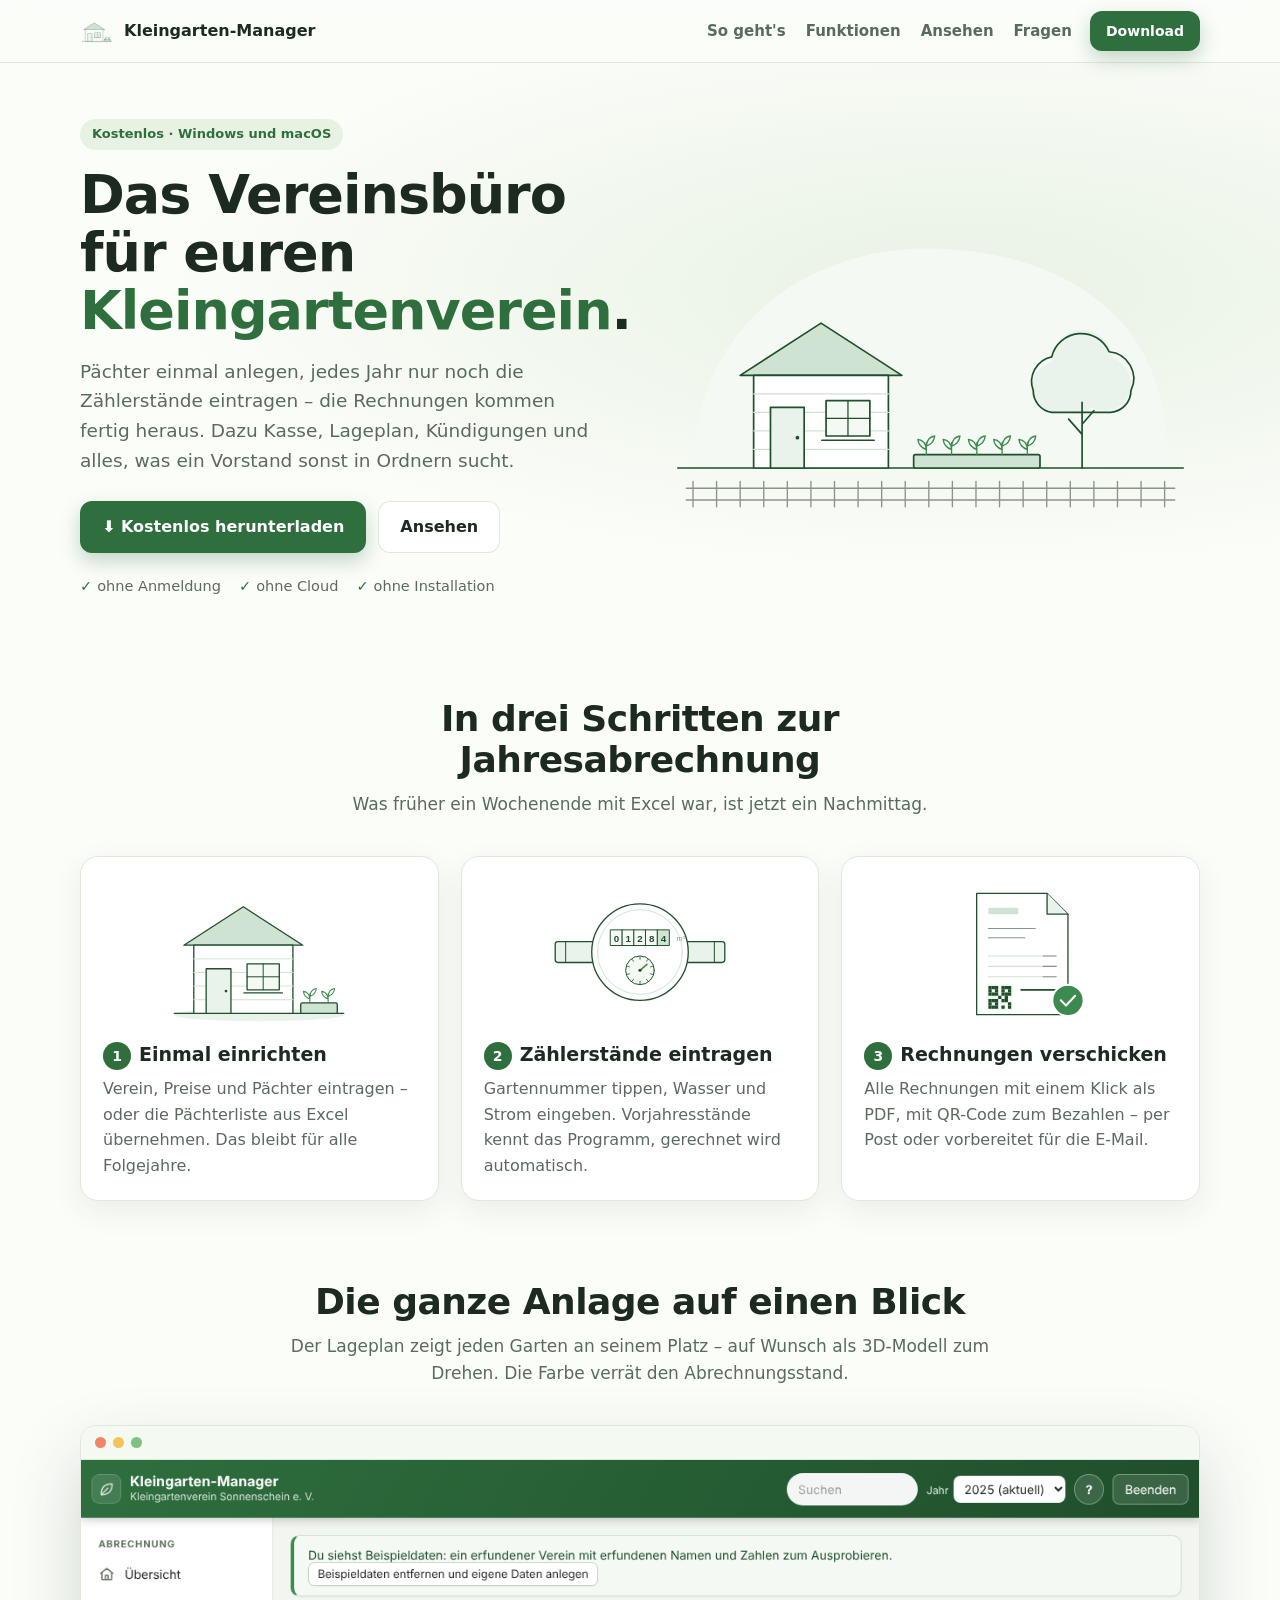
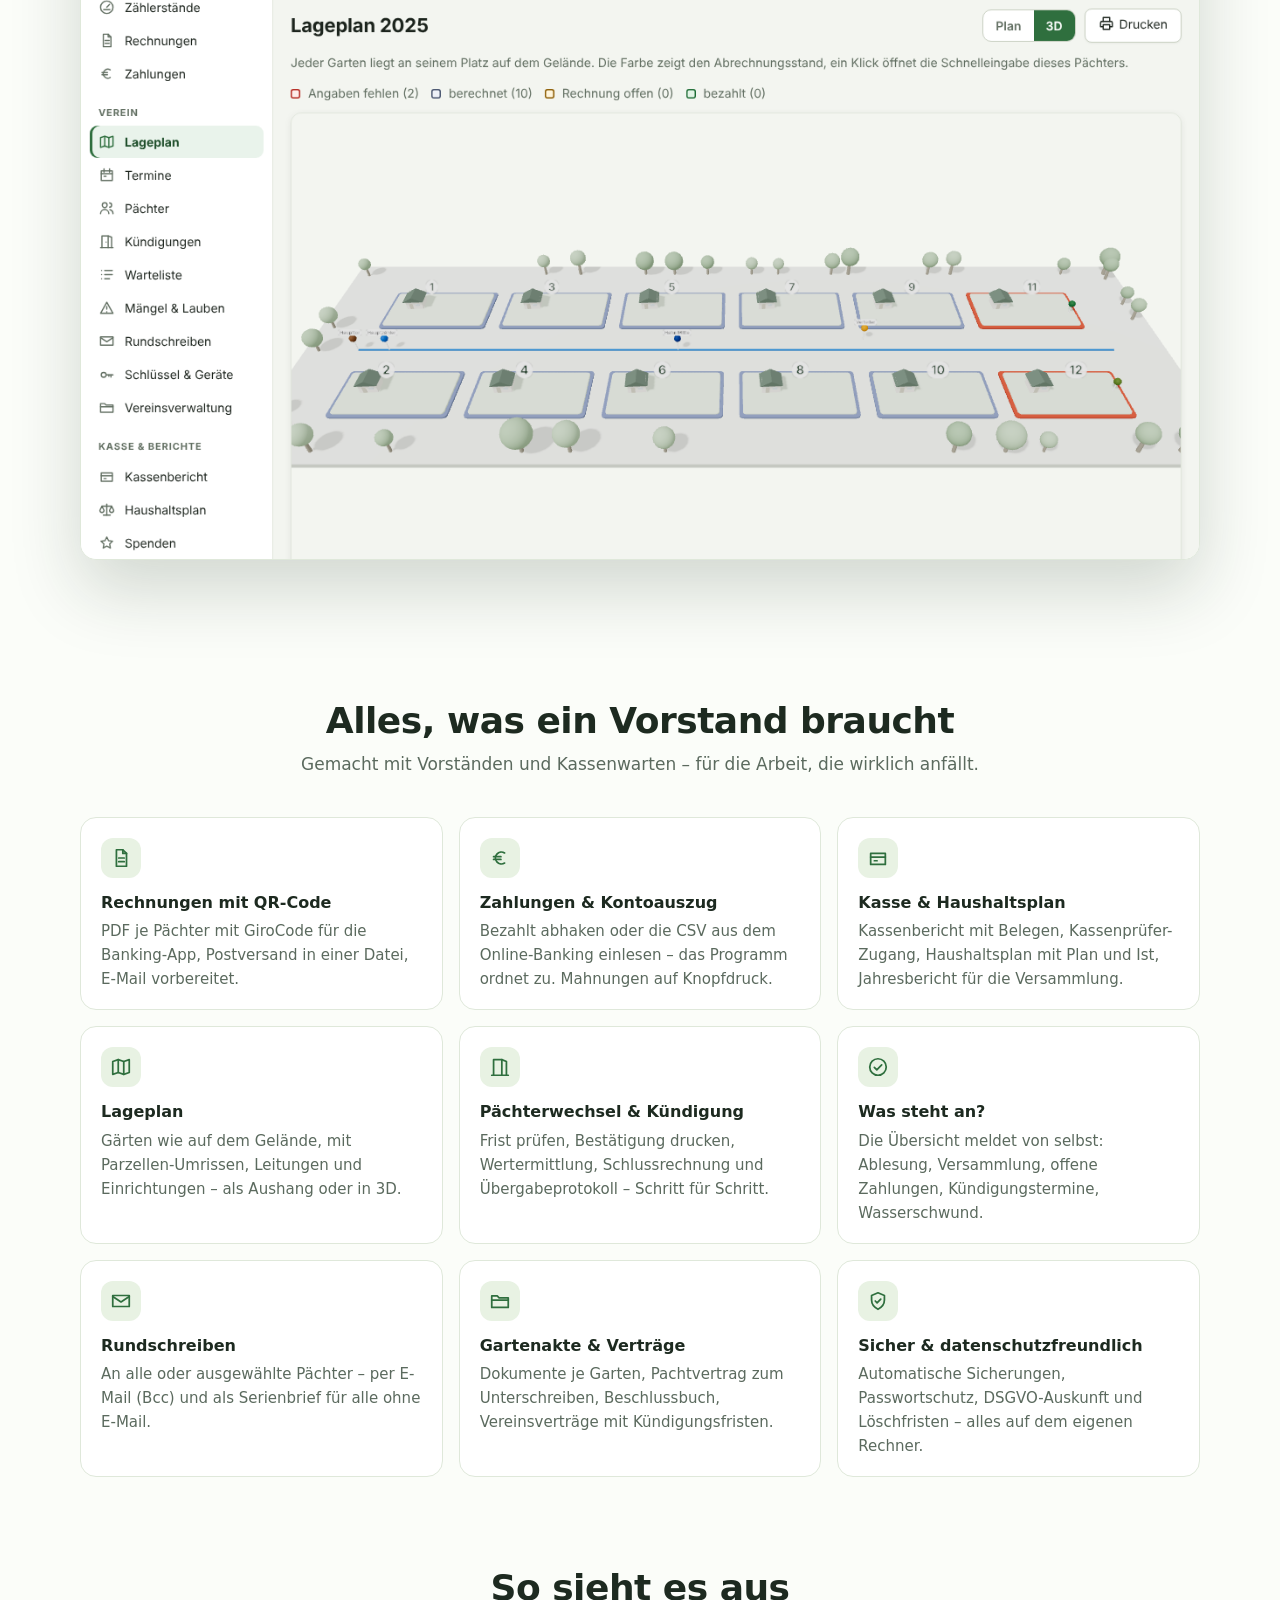
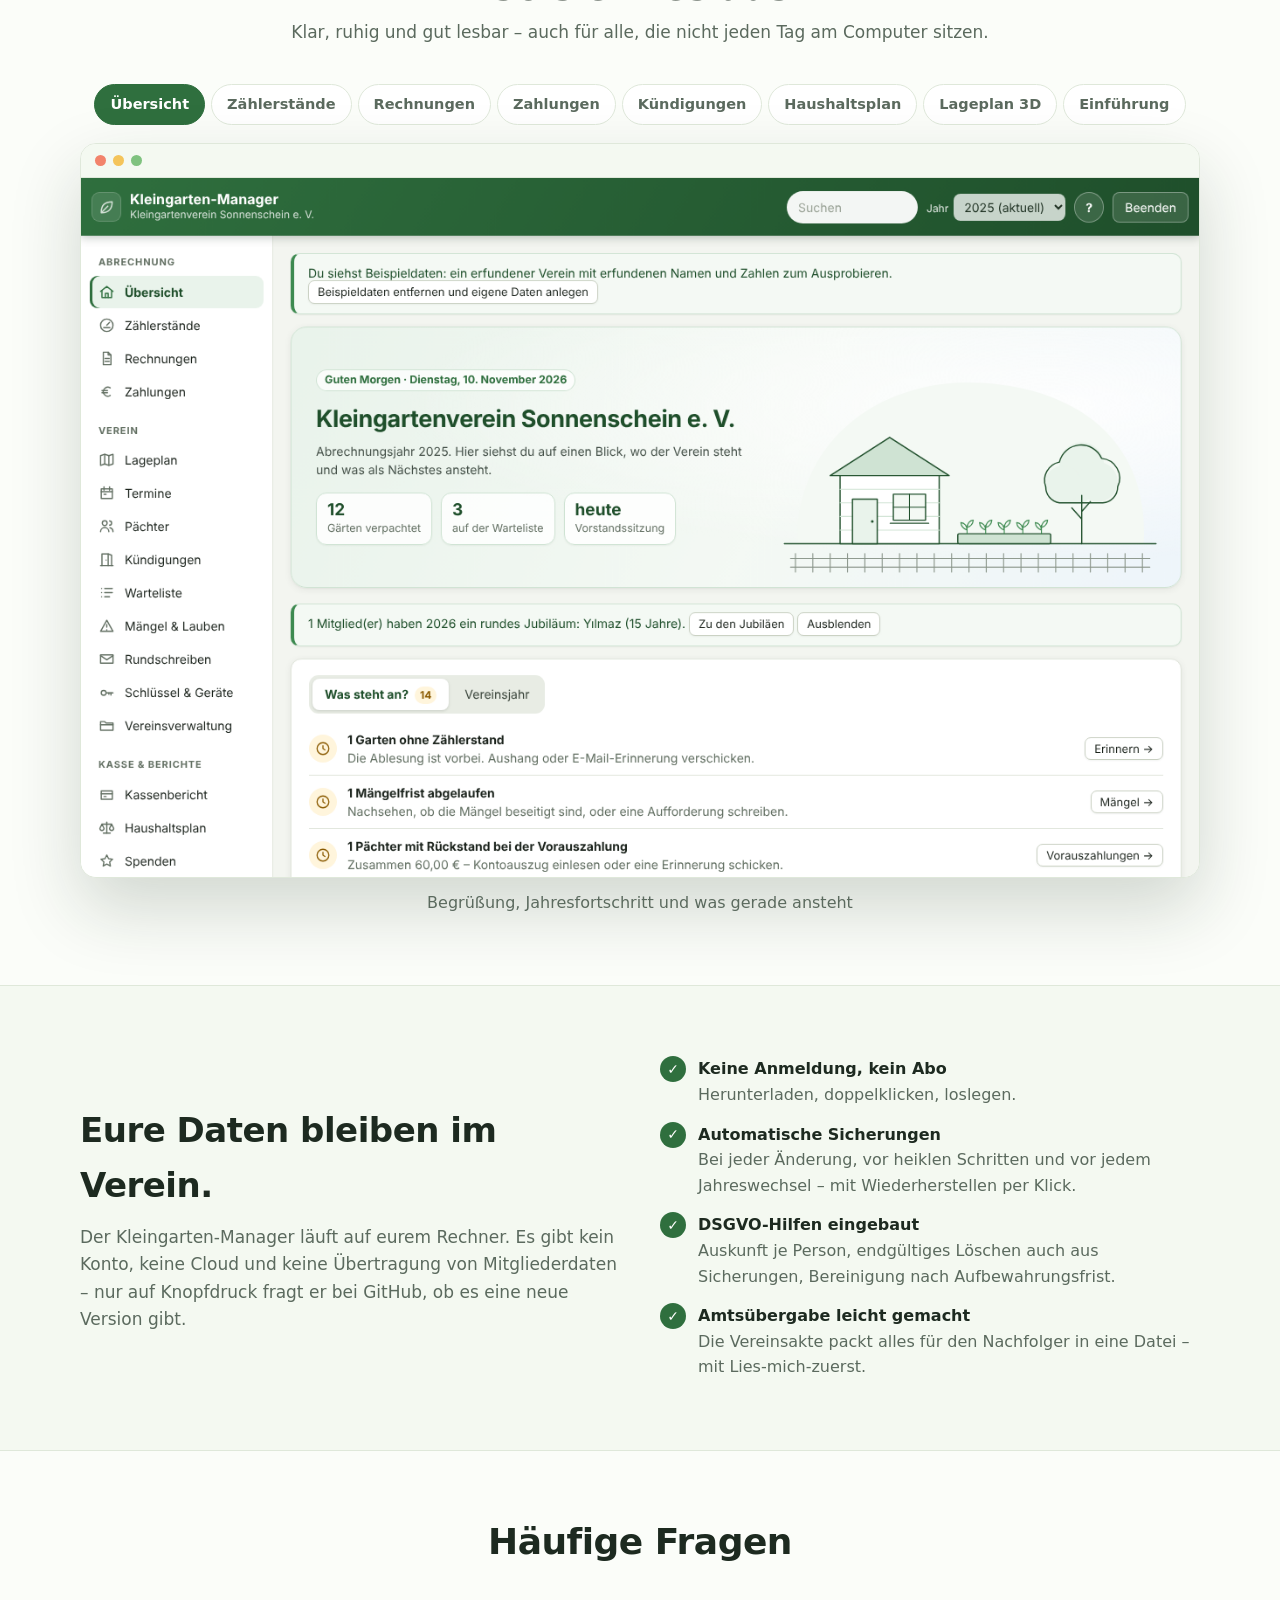
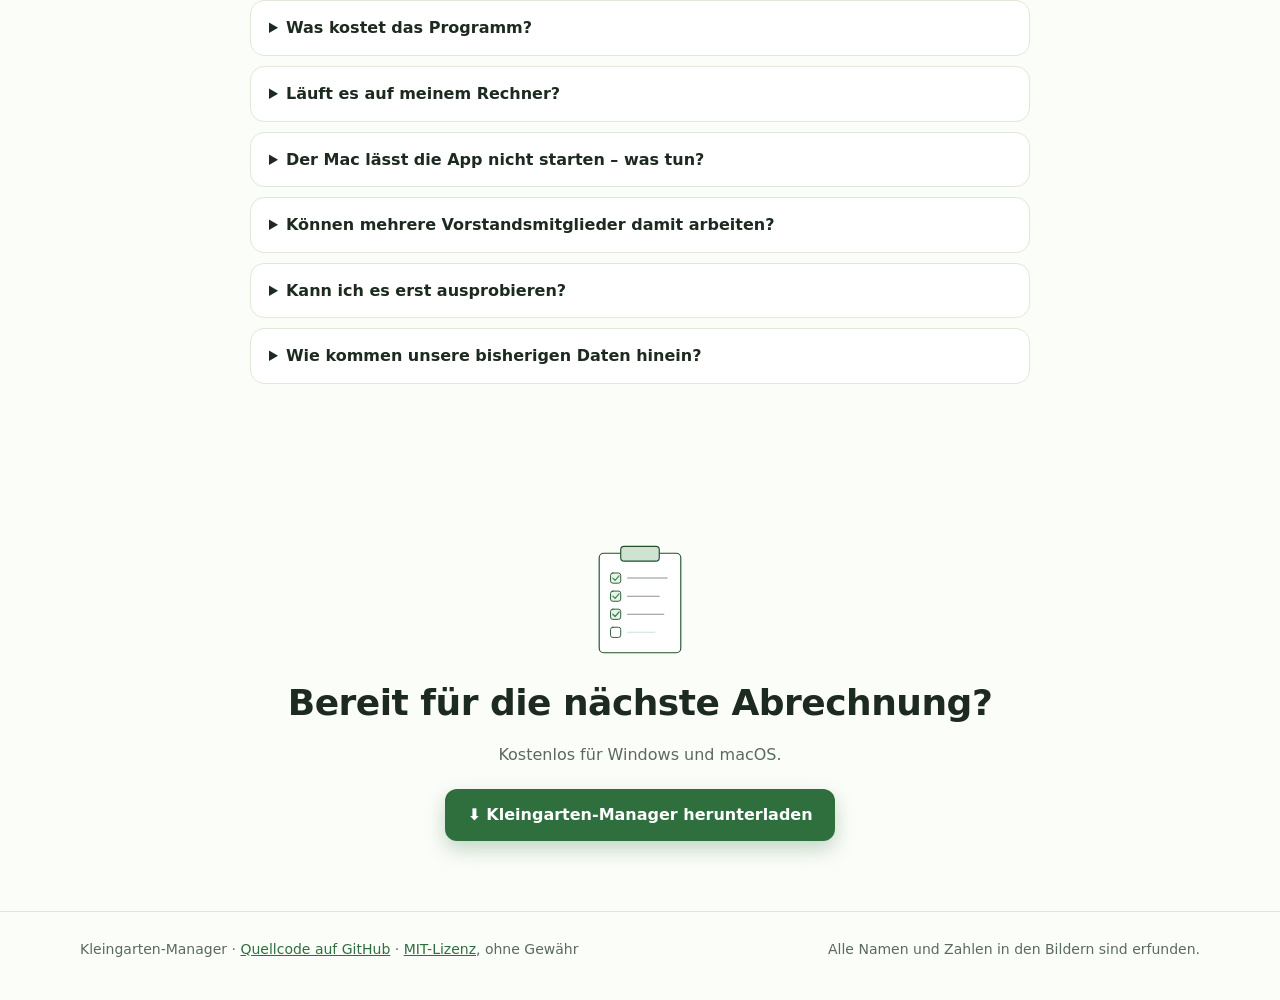
<file: docs/index.html>
<!doctype html>
<html lang="de">
<head>
<meta charset="utf-8">
<meta name="viewport" content="width=device-width, initial-scale=1">
<title>Kleingarten-Manager – das Vereinsbüro für Kleingartenvereine</title>
<meta name="description" content="Kostenloses Programm für Kleingartenvereine: Zählerstände, Jahresrechnungen mit QR-Code, Zahlungen, Kasse, Lageplan, Kündigungen und mehr. Für Windows und macOS, ohne Cloud und ohne Anmeldung.">
<meta property="og:title" content="Kleingarten-Manager">
<meta property="og:description" content="Das Vereinsbüro für euren Kleingartenverein – kostenlos, ohne Cloud, ohne Anmeldung.">
<meta property="og:image" content="bilder/uebersicht.png">
<link rel="icon" type="image/svg+xml" href="bilder/laube.svg">
<style>
  :root {
    --gruen: #2f6f3e; --gruen-dunkel: #1f4d2b; --gruen-hell: #e8f2e3; --gruen-zart: #f4f9f1; --linie: #dfe8da;
    --text: #1d2a20; --grau: #5b6a5e; --karte: #ffffff; --grund: #fbfdf9; --schatten: 0 10px 30px rgba(20, 45, 25, .08);
    --rund: 18px;
  }
  @media (prefers-color-scheme: dark) {
    :root { --gruen: #6fbf7f; --gruen-dunkel: #a6dcb0; --gruen-hell: #1d2f22; --gruen-zart: #16231a; --linie: #2a3b2e;
      --text: #e8f0e9; --grau: #a7b6aa; --karte: #18231b; --grund: #111a13; --schatten: 0 10px 30px rgba(0, 0, 0, .35); }
  }
  * { box-sizing: border-box; }
  html { scroll-behavior: smooth; }
  body { margin: 0; font: 16px/1.6 system-ui, -apple-system, "Segoe UI", Roboto, sans-serif; color: var(--text); background: var(--grund); }
  a { color: var(--gruen); }
  img { max-width: 100%; height: auto; display: block; }
  .breit { width: min(1120px, calc(100% - 32px)); margin: 0 auto; }

  header.kopf { position: sticky; top: 0; z-index: 10; backdrop-filter: blur(10px); background: color-mix(in srgb, var(--grund) 82%, transparent); border-bottom: 1px solid var(--linie); }
  header.kopf .breit { display: flex; align-items: center; gap: 18px; height: 62px; }
  .marke { display: flex; align-items: center; gap: 10px; font-weight: 750; text-decoration: none; color: var(--text); }
  .marke img { width: 34px; height: 34px; object-fit: contain; }
  nav.links { margin-left: auto; display: flex; gap: 20px; }
  nav.links a { color: var(--grau); text-decoration: none; font-weight: 550; font-size: 15px; }
  nav.links a:hover { color: var(--text); }
  @media (max-width: 760px) { nav.links { display: none; } }

  .knopf { display: inline-flex; align-items: center; gap: 8px; padding: 13px 22px; border-radius: 12px; font-weight: 650; text-decoration: none;
    background: var(--gruen); color: #fff; box-shadow: 0 8px 20px rgba(47, 111, 62, .28); transition: transform .15s, box-shadow .15s; }
  .knopf:hover { transform: translateY(-1px); box-shadow: 0 12px 26px rgba(47, 111, 62, .32); }
  .knopf.zart { background: var(--karte); color: var(--text); box-shadow: inset 0 0 0 1px var(--linie); }
  @media (prefers-color-scheme: dark) { .knopf { color: #0f1a12; } }
  .klein { padding: 9px 16px; font-size: 14px; }

  .held { padding: 56px 0 30px; background: radial-gradient(ellipse at 75% 40%, var(--gruen-hell), transparent 60%); }
  .held .breit { display: grid; grid-template-columns: 1fr 1.05fr; gap: 30px; align-items: center; }
  .marke-klein { display: inline-block; font-size: 13px; font-weight: 650; color: var(--gruen); background: var(--gruen-hell); padding: 5px 12px; border-radius: 99px; }
  h1 { font-size: clamp(34px, 5vw, 54px); line-height: 1.08; letter-spacing: -1px; margin: 16px 0 16px; }
  h1 em { font-style: normal; color: var(--gruen); }
  .held p.unter { font-size: 18.5px; color: var(--grau); max-width: 520px; margin: 0 0 26px; }
  .held .aktionen { display: flex; gap: 12px; flex-wrap: wrap; }
  .held .fakten { display: flex; gap: 18px; flex-wrap: wrap; margin-top: 22px; color: var(--grau); font-size: 14.5px; }
  .held .fakten span::before { content: "✓ "; color: var(--gruen); font-weight: 800; }
  .held-bild img { width: 100%; height: auto; }
  @keyframes schweben { 0%, 100% { transform: translateY(0); } 50% { transform: translateY(-8px); } }
  @media (max-width: 860px) { .held .breit { grid-template-columns: 1fr; } .held-bild { order: -1; max-width: 520px; margin: 0 auto; } }

  section { padding: 70px 0; }
  .titel { text-align: center; max-width: 720px; margin: 0 auto 38px; }
  .titel h2 { font-size: clamp(26px, 3.4vw, 36px); letter-spacing: -.5px; margin: 0 0 10px; line-height: 1.15; }
  .titel p { color: var(--grau); margin: 0; font-size: 17px; }

  .fenster { border-radius: 16px; overflow: hidden; background: var(--karte); box-shadow: 0 30px 70px rgba(20, 45, 25, .18); border: 1px solid var(--linie); }
  .fenster .leiste { height: 34px; display: flex; align-items: center; gap: 7px; padding: 0 14px; background: var(--gruen-zart); border-bottom: 1px solid var(--linie); }
  .fenster .leiste i { width: 11px; height: 11px; border-radius: 50%; background: #e6e9e3; }
  .fenster .leiste i:nth-child(1) { background: #f2836b; } .fenster .leiste i:nth-child(2) { background: #f4c45a; } .fenster .leiste i:nth-child(3) { background: #7fc27f; }

  .schritte { display: grid; grid-template-columns: repeat(3, 1fr); gap: 22px; }
  .schritt { background: var(--karte); border: 1px solid var(--linie); border-radius: var(--rund); padding: 22px; box-shadow: var(--schatten); }
  .schritt img { height: 150px; width: 100%; object-fit: contain; margin-bottom: 10px; }
  .schritt b { display: block; font-size: 19px; margin-bottom: 6px; }
  .schritt span.nr { display: inline-grid; place-items: center; width: 28px; height: 28px; border-radius: 50%; background: var(--gruen); color: #fff; font-weight: 750; font-size: 14px; margin-right: 8px; }
  .schritt p { color: var(--grau); margin: 0; }
  @media (max-width: 860px) { .schritte { grid-template-columns: 1fr; } }

  .gitter { display: grid; grid-template-columns: repeat(3, 1fr); gap: 16px; }
  .merkmal { background: var(--karte); border: 1px solid var(--linie); border-radius: 16px; padding: 20px 20px 18px; transition: transform .2s, box-shadow .2s; }
  .merkmal:hover { transform: translateY(-2px); box-shadow: var(--schatten); }
  .merkmal .ico { width: 40px; height: 40px; border-radius: 12px; display: grid; place-items: center; background: var(--gruen-hell); color: var(--gruen); margin-bottom: 12px; }
  .merkmal .ico svg { width: 22px; height: 22px; fill: none; stroke: currentColor; stroke-width: 1.9; stroke-linecap: round; stroke-linejoin: round; }
  .merkmal b { display: block; margin-bottom: 4px; }
  .merkmal p { margin: 0; color: var(--grau); font-size: 15px; }
  @media (max-width: 960px) { .gitter { grid-template-columns: 1fr 1fr; } }
  @media (max-width: 620px) { .gitter { grid-template-columns: 1fr; } }

  .reiter { display: flex; gap: 6px; justify-content: center; flex-wrap: wrap; margin-bottom: 18px; }
  .reiter button { border: 1px solid var(--linie); background: var(--karte); color: var(--grau); padding: 8px 15px; border-radius: 99px; font: inherit; font-weight: 600; font-size: 14.5px; cursor: pointer; }
  .reiter button.an { background: var(--gruen); color: #fff; border-color: var(--gruen); }
  .galerie { position: relative; }
  .galerie img { width: 100%; transition: opacity .35s; }
  .galerie figcaption { text-align: center; color: var(--grau); margin-top: 12px; font-size: 15px; }

  .vertrauen { background: var(--gruen-zart); border-top: 1px solid var(--linie); border-bottom: 1px solid var(--linie); }
  .vertrauen .breit { display: grid; grid-template-columns: 1fr 1fr; gap: 40px; align-items: center; }
  .vertrauen ul { list-style: none; padding: 0; margin: 0; display: grid; gap: 14px; }
  .vertrauen li { display: grid; grid-template-columns: 28px 1fr; gap: 10px; }
  .vertrauen li::before { content: "✓"; display: grid; place-items: center; width: 26px; height: 26px; border-radius: 50%; background: var(--gruen); color: #fff; font-weight: 800; font-size: 14px; }
  .vertrauen li span { color: var(--grau); }
  @media (max-width: 860px) { .vertrauen .breit { grid-template-columns: 1fr; } }

  details { background: var(--karte); border: 1px solid var(--linie); border-radius: 14px; padding: 14px 18px; margin-bottom: 10px; }
  summary { cursor: pointer; font-weight: 650; }
  details p { color: var(--grau); margin: 10px 0 2px; }
  .faq { max-width: 780px; margin: 0 auto; }

  .schluss { text-align: center; }
  .schluss img { width: 170px; margin: 0 auto 10px; }
  footer { border-top: 1px solid var(--linie); padding: 26px 0 40px; color: var(--grau); font-size: 14px; }
  footer .breit { display: flex; gap: 16px; flex-wrap: wrap; justify-content: space-between; }

  /* sanftes Erscheinen beim Scrollen */
  .erscheint { opacity: 0; transform: translateY(18px); transition: opacity .7s ease, transform .7s cubic-bezier(.2, .7, .2, 1); }
  .erscheint.sichtbar { opacity: 1; transform: none; }
  @media (prefers-reduced-motion: reduce) {
    html { scroll-behavior: auto; }
    .erscheint { opacity: 1; transform: none; transition: none; }
    .held-bild img { animation: none; }
  }
</style>
</head>
<body>

<header class="kopf">
  <div class="breit">
    <a class="marke" href="#"><img src="bilder/laube.svg" alt="">Kleingarten-Manager</a>
    <nav class="links"><a href="#so-gehts">So geht's</a><a href="#funktionen">Funktionen</a><a href="#ansehen">Ansehen</a><a href="#fragen">Fragen</a></nav>
    <a class="knopf klein" href="https://github.com/Magnethelm90/Kleingarten-Manager/releases/latest">Download</a>
  </div>
</header>

<main>
<div class="held">
  <div class="breit">
    <div>
      <span class="marke-klein">Kostenlos · Windows und macOS</span>
      <h1>Das Vereinsbüro für euren <em>Kleingartenverein</em>.</h1>
      <p class="unter">Pächter einmal anlegen, jedes Jahr nur noch die Zählerstände eintragen – die Rechnungen kommen fertig heraus. Dazu Kasse, Lageplan, Kündigungen und alles, was ein Vorstand sonst in Ordnern sucht.</p>
      <div class="aktionen">
        <a class="knopf" href="https://github.com/Magnethelm90/Kleingarten-Manager/releases/latest">⬇ Kostenlos herunterladen</a>
        <a class="knopf zart" href="#ansehen">Ansehen</a>
      </div>
      <div class="fakten"><span>ohne Anmeldung</span><span>ohne Cloud</span><span>ohne Installation</span></div>
    </div>
    <div class="held-bild"><img src="bilder/garten.svg" width="640" height="400" alt="Kleingarten mit Laube, Beet, Obstbaum und Zaun"></div>
  </div>
</div>

<section id="so-gehts">
  <div class="breit">
    <div class="titel erscheint"><h2>In drei Schritten zur Jahresabrechnung</h2><p>Was früher ein Wochenende mit Excel war, ist jetzt ein Nachmittag.</p></div>
    <div class="schritte">
      <div class="schritt erscheint"><img src="bilder/laube.svg" alt=""><b><span class="nr">1</span>Einmal einrichten</b><p>Verein, Preise und Pächter eintragen – oder die Pächterliste aus Excel übernehmen. Das bleibt für alle Folgejahre.</p></div>
      <div class="schritt erscheint"><img src="bilder/zaehler.svg" alt=""><b><span class="nr">2</span>Zählerstände eintragen</b><p>Gartennummer tippen, Wasser und Strom eingeben. Vorjahresstände kennt das Programm, gerechnet wird automatisch.</p></div>
      <div class="schritt erscheint"><img src="bilder/rechnung.svg" alt=""><b><span class="nr">3</span>Rechnungen verschicken</b><p>Alle Rechnungen mit einem Klick als PDF, mit QR-Code zum Bezahlen – per Post oder vorbereitet für die E-Mail.</p></div>
    </div>
  </div>
</section>

<section style="padding-top:10px">
  <div class="breit erscheint">
    <div class="titel"><h2>Die ganze Anlage auf einen Blick</h2><p>Der Lageplan zeigt jeden Garten an seinem Platz – auf Wunsch als 3D-Modell zum Drehen. Die Farbe verrät den Abrechnungsstand.</p></div>
    <div class="fenster"><div class="leiste"><i></i><i></i><i></i></div><img src="bilder/lageplan-3d.png" width="1280" height="800" alt="Der Lageplan als 3D-Modell" loading="lazy" style="width:100%"></div>
  </div>
</section>

<section id="funktionen">
  <div class="breit">
    <div class="titel erscheint"><h2>Alles, was ein Vorstand braucht</h2><p>Gemacht mit Vorständen und Kassenwarten – für die Arbeit, die wirklich anfällt.</p></div>
    <div class="gitter">
      <div class="merkmal erscheint"><div class="ico"><svg viewBox="0 0 24 24"><path d="M7 3h7l4 4v14H7z"/><path d="M14 3v4h4"/><path d="M9.5 12h6M9.5 16h6"/></svg></div><b>Rechnungen mit QR-Code</b><p>PDF je Pächter mit GiroCode für die Banking-App, Postversand in einer Datei, E-Mail vorbereitet.</p></div>
      <div class="merkmal erscheint"><div class="ico"><svg viewBox="0 0 24 24"><path d="M17 6.5A6.5 6.5 0 1 0 17 17.5"/><path d="M5 10.5h8M5 13.5h8"/></svg></div><b>Zahlungen & Kontoauszug</b><p>Bezahlt abhaken oder die CSV aus dem Online-Banking einlesen – das Programm ordnet zu. Mahnungen auf Knopfdruck.</p></div>
      <div class="merkmal erscheint"><div class="ico"><svg viewBox="0 0 24 24"><path d="M4 7h16v12H4z"/><path d="M4 11h16M8 15h3"/></svg></div><b>Kasse & Haushaltsplan</b><p>Kassenbericht mit Belegen, Kassenprüfer-Zugang, Haushaltsplan mit Plan und Ist, Jahresbericht für die Versammlung.</p></div>
      <div class="merkmal erscheint"><div class="ico"><svg viewBox="0 0 24 24"><path d="M3 6l6-2 6 2 6-2v14l-6 2-6-2-6 2z"/><path d="M9 4v14M15 6v14"/></svg></div><b>Lageplan</b><p>Gärten wie auf dem Gelände, mit Parzellen-Umrissen, Leitungen und Einrichtungen – als Aushang oder in 3D.</p></div>
      <div class="merkmal erscheint"><div class="ico"><svg viewBox="0 0 24 24"><path d="M5 21V4h9v17"/><path d="M14 4l5 2v15"/><path d="M3 21h18"/></svg></div><b>Pächterwechsel & Kündigung</b><p>Frist prüfen, Bestätigung drucken, Wertermittlung, Schlussrechnung und Übergabeprotokoll – Schritt für Schritt.</p></div>
      <div class="merkmal erscheint"><div class="ico"><svg viewBox="0 0 24 24"><path d="M12 3a9 9 0 1 0 0 18 9 9 0 0 0 0-18z"/><path d="M8 12.5l2.7 2.7L16 9.8"/></svg></div><b>Was steht an?</b><p>Die Übersicht meldet von selbst: Ablesung, Versammlung, offene Zahlungen, Kündigungstermine, Wasserschwund.</p></div>
      <div class="merkmal erscheint"><div class="ico"><svg viewBox="0 0 24 24"><path d="M3 6h18v12H3z"/><path d="M3 7l9 6 9-6"/></svg></div><b>Rundschreiben</b><p>An alle oder ausgewählte Pächter – per E-Mail (Bcc) und als Serienbrief für alle ohne E-Mail.</p></div>
      <div class="merkmal erscheint"><div class="ico"><svg viewBox="0 0 24 24"><path d="M3 6.5h6l2 2h10V19H3z"/><path d="M3 11h18"/></svg></div><b>Gartenakte & Verträge</b><p>Dokumente je Garten, Pachtvertrag zum Unterschreiben, Beschlussbuch, Vereinsverträge mit Kündigungsfristen.</p></div>
      <div class="merkmal erscheint"><div class="ico"><svg viewBox="0 0 24 24"><path d="M12 3l7 3v5c0 5-3 8-7 10-4-2-7-5-7-10V6z"/><path d="M9 12l2 2 4-4"/></svg></div><b>Sicher & datenschutzfreundlich</b><p>Automatische Sicherungen, Passwortschutz, DSGVO-Auskunft und Löschfristen – alles auf dem eigenen Rechner.</p></div>
    </div>
  </div>
</section>

<section id="ansehen" style="padding-top:20px">
  <div class="breit erscheint">
    <div class="titel"><h2>So sieht es aus</h2><p>Klar, ruhig und gut lesbar – auch für alle, die nicht jeden Tag am Computer sitzen.</p></div>
    <div class="reiter" role="tablist"></div>
    <figure class="galerie fenster" style="margin:0"><div class="leiste"><i></i><i></i><i></i></div><img id="galerie-bild" src="bilder/uebersicht.png" width="1280" height="800" alt=""></figure>
    <figcaption class="galerie" id="galerie-text" style="text-align:center;color:var(--grau);margin-top:12px"></figcaption>
  </div>
</section>

<section class="vertrauen">
  <div class="breit">
    <div class="erscheint">
      <h2 style="font-size:clamp(26px,3.4vw,34px);letter-spacing:-.5px;margin:0 0 12px">Eure Daten bleiben im Verein.</h2>
      <p style="color:var(--grau);font-size:17px;margin:0">Der Kleingarten-Manager läuft auf eurem Rechner. Es gibt kein Konto, keine Cloud und keine Übertragung von Mitgliederdaten – nur auf Knopfdruck fragt er bei GitHub, ob es eine neue Version gibt.</p>
    </div>
    <ul class="erscheint">
      <li><div><b>Keine Anmeldung, kein Abo</b><br><span>Herunterladen, doppelklicken, loslegen.</span></div></li>
      <li><div><b>Automatische Sicherungen</b><br><span>Bei jeder Änderung, vor heiklen Schritten und vor jedem Jahreswechsel – mit Wiederherstellen per Klick.</span></div></li>
      <li><div><b>DSGVO-Hilfen eingebaut</b><br><span>Auskunft je Person, endgültiges Löschen auch aus Sicherungen, Bereinigung nach Aufbewahrungsfrist.</span></div></li>
      <li><div><b>Amtsübergabe leicht gemacht</b><br><span>Die Vereinsakte packt alles für den Nachfolger in eine Datei – mit Lies-mich-zuerst.</span></div></li>
    </ul>
  </div>
</section>

<section id="fragen">
  <div class="breit">
    <div class="titel erscheint"><h2>Häufige Fragen</h2></div>
    <div class="faq erscheint">
      <details><summary>Was kostet das Programm?</summary><p>Nichts. Der Kleingarten-Manager ist kostenlos, ohne Abo und ohne versteckte Kosten.</p></details>
      <details><summary>Läuft es auf meinem Rechner?</summary><p>Auf Windows 10 und 11 als einzelne .exe-Datei ohne Installation, auf macOS als App für den Programme-Ordner.</p></details>
      <details><summary>Der Mac lässt die App nicht starten – was tun?</summary><p>Beim allerersten Start hält macOS Programme an, die nicht aus dem App Store kommen. Das ist einmalig: App doppelklicken und die Meldung mit »Fertig« schließen, dann <b>Systemeinstellungen → Datenschutz &amp; Sicherheit</b> öffnen, ganz nach unten scrollen und bei „Kleingarten-Manager wurde blockiert“ auf <b>Dennoch öffnen</b> klicken, zum Schluss <b>Öffnen</b> bestätigen. Danach startet die App normal. Auf älteren Macs reicht Rechtsklick auf die App → Öffnen.</p><p><img src="bilder/mac-start.svg" alt="Erster Start auf dem Mac in drei Schritten" style="width:100%;max-width:760px;height:auto"></p></details>
      <details><summary>Können mehrere Vorstandsmitglieder damit arbeiten?</summary><p>Ja – liegt der Datenordner auf einem USB-Stick oder Netzlaufwerk, sorgt eine Sperre dafür, dass nie zwei Rechner gleichzeitig ändern.</p></details>
      <details><summary>Kann ich es erst ausprobieren?</summary><p>Ja. Auf Knopfdruck lädt das Programm einen erfundenen Beispielverein, den du mit einem Klick wieder entfernst.</p></details>
      <details><summary>Wie kommen unsere bisherigen Daten hinein?</summary><p>Die Pächterliste lässt sich aus Excel oder einer CSV-Datei übernehmen. Zählerstände des Vorjahres werden dabei mitgenommen.</p></details>
    </div>
  </div>
</section>

<section class="schluss">
  <div class="breit erscheint">
    <img src="bilder/liste.svg" alt="">
    <h2 style="font-size:clamp(26px,3.4vw,36px);letter-spacing:-.5px;margin:0 0 10px">Bereit für die nächste Abrechnung?</h2>
    <p style="color:var(--grau);margin:0 0 22px">Kostenlos für Windows und macOS.</p>
    <a class="knopf" href="https://github.com/Magnethelm90/Kleingarten-Manager/releases/latest">⬇ Kleingarten-Manager herunterladen</a>
  </div>
</section>
</main>

<footer>
  <div class="breit">
    <span>Kleingarten-Manager · <a href="https://github.com/Magnethelm90/Kleingarten-Manager">Quellcode auf GitHub</a> · <a href="https://github.com/Magnethelm90/Kleingarten-Manager/blob/main/LICENSE">MIT-Lizenz</a>, ohne Gewähr</span>
    <span>Alle Namen und Zahlen in den Bildern sind erfunden.</span>
  </div>
</footer>

<script>
  // Bildergalerie mit Reitern
  const BILDER = [
    ['uebersicht', 'Übersicht', 'Begrüßung, Jahresfortschritt und was gerade ansteht'],
    ['zaehlerstaende', 'Zählerstände', 'Nummer eintippen, nur die neuen Stände eingeben'],
    ['rechnungen', 'Rechnungen', 'Prüfen und mit einem Klick für alle ausstellen'],
    ['zahlungen', 'Zahlungen', 'Bezahlt abhaken, offene Posten und Mahnungen'],
    ['kuendigungen', 'Kündigungen', 'Frist prüfen und Schritt für Schritt bis zur Übergabe'],
    ['haushalt', 'Haushaltsplan', 'Plan und Ist je Posten auf einen Blick'],
    ['lageplan-3d', 'Lageplan 3D', 'Die Anlage als Modell zum Drehen und Zoomen'],
    ['einfuehrung', 'Einführung', 'Beim ersten Start: fünf Bilder, dann ein kurzer Rundgang'],
  ];
  const reiter = document.querySelector('.reiter'), bild = document.getElementById('galerie-bild'), text = document.getElementById('galerie-text');
  BILDER.forEach(([datei, name, beschreibung], i) => {
    const b = document.createElement('button');
    b.textContent = name; b.setAttribute('role', 'tab');
    b.addEventListener('click', () => {
      reiter.querySelectorAll('button').forEach((x) => x.classList.toggle('an', x === b));
      bild.style.opacity = '0';
      setTimeout(() => { bild.src = `bilder/${datei}.png`; bild.alt = beschreibung; text.textContent = beschreibung; bild.onload = () => { bild.style.opacity = '1'; }; }, 180);
    });
    if (i === 0) { b.classList.add('an'); text.textContent = beschreibung; bild.alt = beschreibung; }
    reiter.append(b);
  });
  // sanftes Erscheinen beim Scrollen
  const io = 'IntersectionObserver' in window ? new IntersectionObserver((es) => es.forEach((e) => { if (e.isIntersecting) { e.target.classList.add('sichtbar'); io.unobserve(e.target); } }), { threshold: 0.12 }) : null;
  document.querySelectorAll('.erscheint').forEach((el) => (io ? io.observe(el) : el.classList.add('sichtbar')));
</script>
</body>
</html>
</file>
